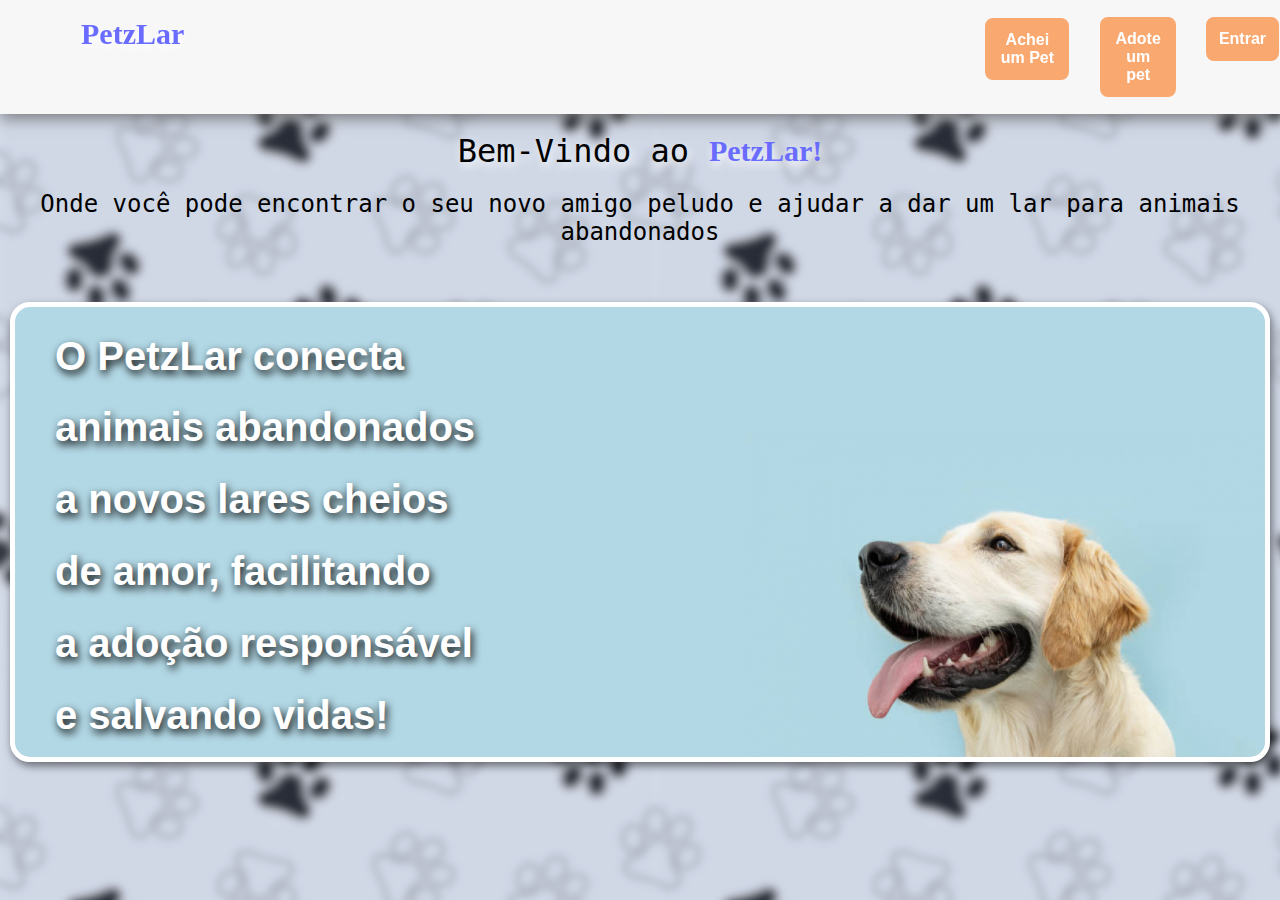
<file: PetzLar/index.html>
<!DOCTYPE html>
<html lang="pt-BR">
<head>
  <meta charset="UTF-8">
  <meta name="viewport" content="width=device-width, initial-scale=1.0">
  <title>PetzLar</title>
  <link rel="stylesheet" href="Styles/styleGeral.css">
  <link rel="stylesheet" href="Styles/styleIndex.css">
  <link rel="stylesheet" href="favicon.ico" type="image/x-icon">
</head>
<body class="index">
  <header>
    <nav>
      <ul>
        <li><a href="index.html" class="logo-link">PetzLar</a></li>
        <li><a href="acheiUmPet.html" class="achado">Achei um Pet</a></li>
        <li><a href="adocao.html" class="adot">Adote um pet</a></li>
        <li><a href="cadastro.html" class="cad">Entrar</a></li>
      </ul>
    </nav>
  </header>

  <br>
  <center>
    <div class="titulo-duplo">
    <h1 class="h1">Bem-Vindo ao</h1> <h1 class="logo-link">PetzLar!</h1>
    </div>
    <h2>Onde você pode encontrar o seu novo amigo peludo e ajudar a dar um lar para animais abandonados</h2>
  </center>

  <br>
  <br>

  <center>
  <div class="box">
    <h1 class="h1box">O PetzLar conecta</h1>
    <h1 class="h1box">animais abandonados</h1>
    <h1 class="h1box">a novos lares cheios</h1>
    <h1 class="h1box">de amor, facilitando </h1>
    <h1 class="h1box">a adoção responsável</h1>
    <h1 class="h1box">e salvando vidas!</h1>
  </div>
  </center>

  <section id="home">
  </section>

  <script src="script.js"></script>
  <script src="script2.js"></script>
</body>
</html>
</file>
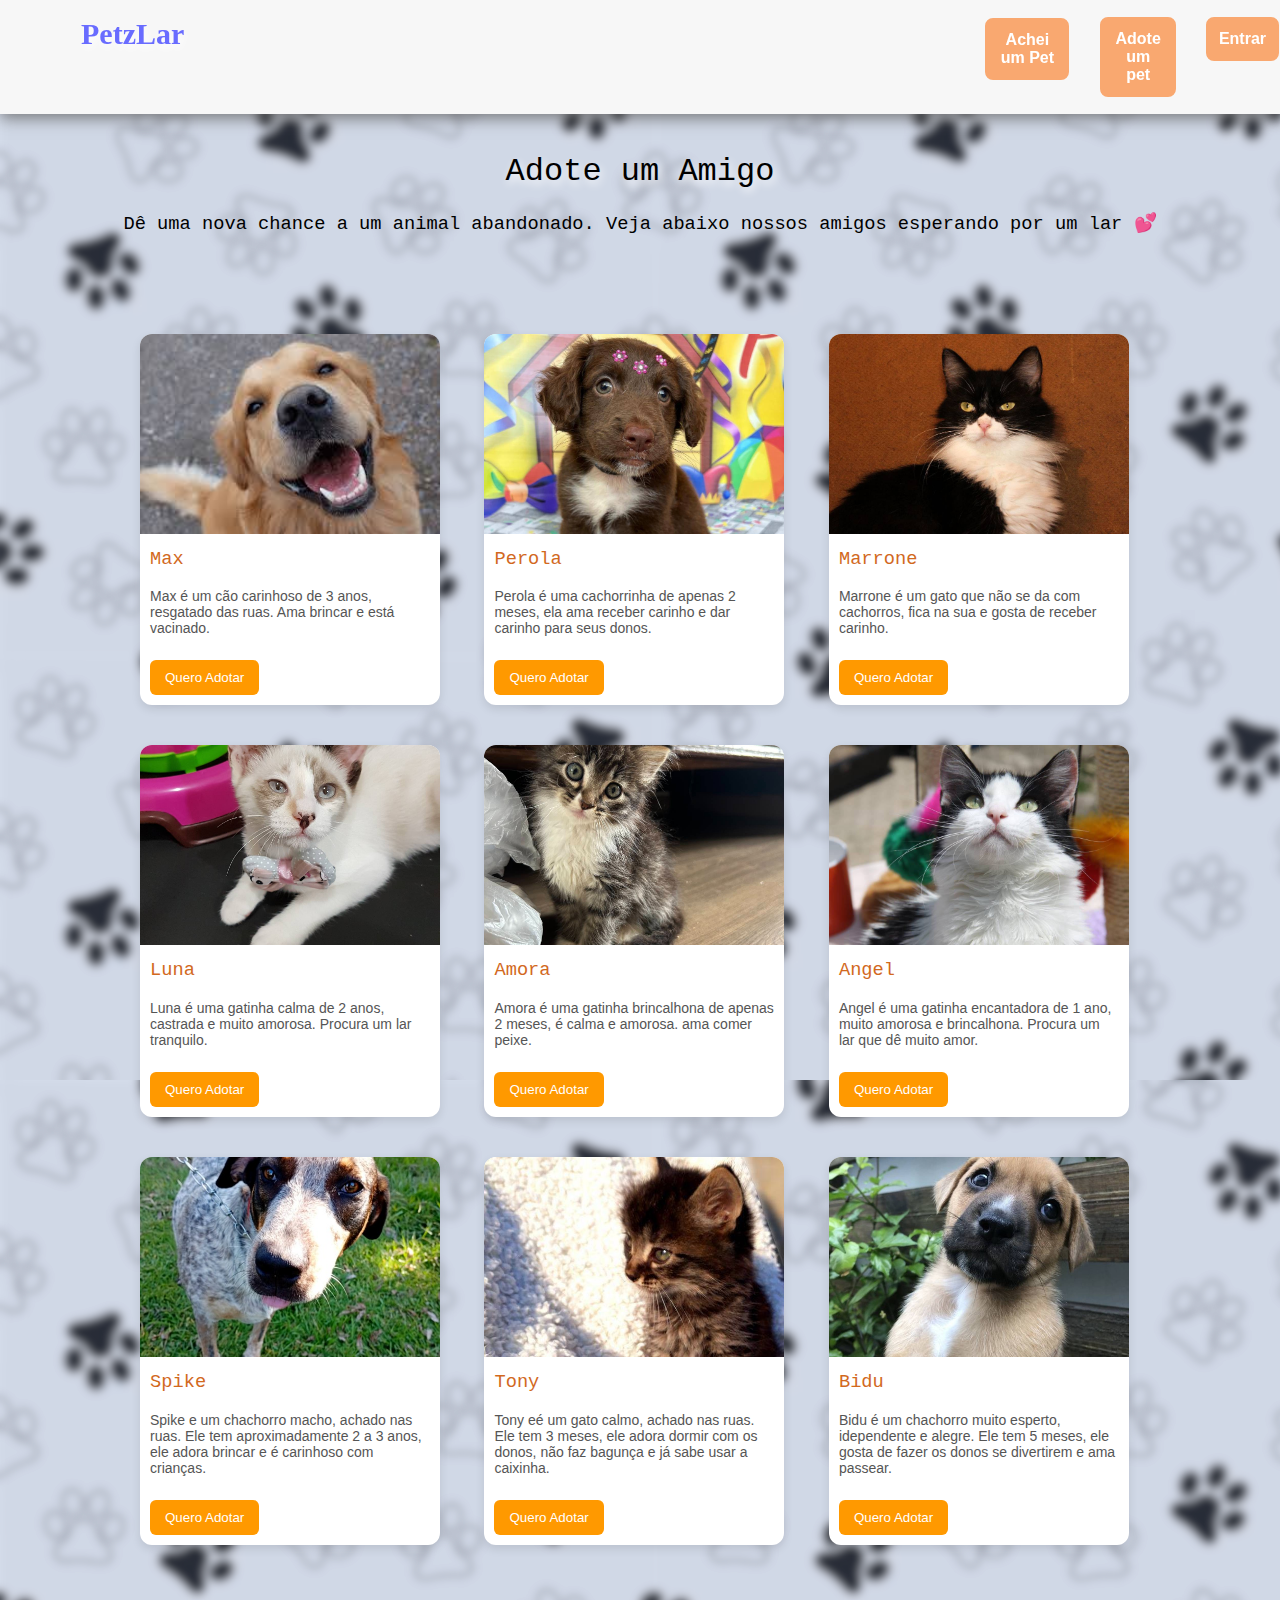
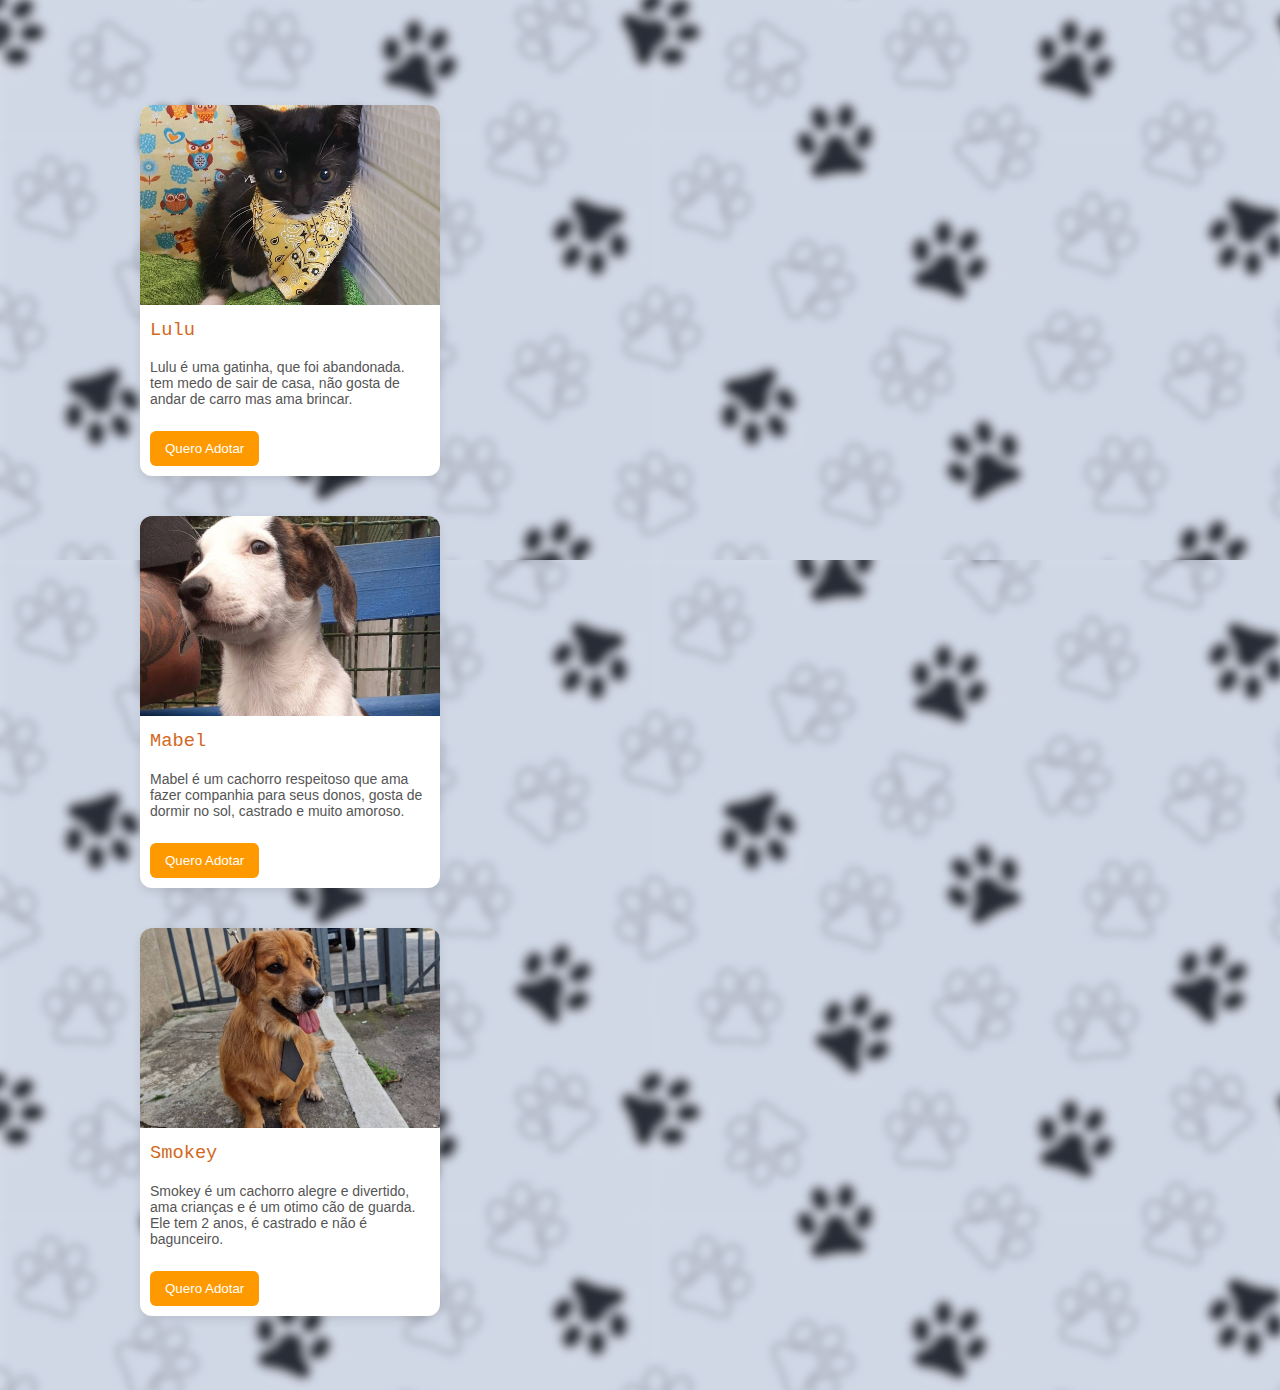
<file: PetzLar/adocao.html>
<!DOCTYPE html>
<html lang="en">
<head>
    <meta charset="UTF-8">
    <meta name="viewport" content="width=device-width, initial-scale=1.0">
    <title>Adotar</title>
    <link rel="stylesheet" href="Styles/styleGeral.css">
    <link rel="stylesheet" href="Styles/styleAdocao.css">
    <link rel="stylesheet" href="favicon.ico" type="image/x-icon">
</head>
<body class="acord">
    <header>
        <nav>
          <ul>
            <li><a href="index.html" class="logo-link">PetzLar</a></li>
            <li><a href="acheiUmPet.html" class="achado">Achei um Pet</a></li>
            <li><a href="adocao.html" class="adot">Adote um pet</a></li>
            <li><a href="cadastro.html" class="cad">Entrar</a></li>
          </ul>
        </nav>
      </header>

  <br>
  <center>
    <h1 class="h1">Adote um Amigo</h1>
    <h3>Dê uma nova chance a um animal abandonado. Veja abaixo nossos amigos esperando por um lar 💕</h3>
  </center>

  <section class="galeria">
  
    <div class="animal">
      <img src="img/cao.jpg" alt="Cachorro para adoção">
      <div class="info">
        <h3>Max</h3>
        <p>Max é um cão carinhoso de 3 anos, resgatado das ruas. Ama brincar e está vacinado.</p>
        <button>Quero Adotar</button>
      </div>
    </div>

    
    <div class="animal">
      <img src="img/11c5cb4b-f4d9-4156-aadc-dda789ef3a04.jpg" alt="Gato para adoção">
      <div class="info">
        <h3>Luna</h3>
        <p>Luna é uma gatinha calma de 2 anos, castrada e muito amorosa. Procura um lar tranquilo.</p>
        <button>Quero Adotar</button>
      </div>
    </div>

    <div class="animal">
      <img src="img/09b990b8-ebeb-4edc-a745-a7531d0b6eba.jpg" alt="Cachorro para adoção">
      <div class="info">
        <h3>Spike</h3>
        <p>Spike e um chachorro macho, achado nas ruas. Ele tem aproximadamente 2 a 3 anos, ele adora brincar e é carinhoso com crianças.</p>
        <button>Quero Adotar</button>
      </div>
    </div>
    
  </section>

  <section class="galeria">
  
    <div class="animal">
      <img src="img/04cbe059-8c4b-464b-9dbd-fe76e98574db.jpg" alt="Cachorro para adoção">
      <div class="info">
        <h3>Perola</h3>
        <p>Perola é uma cachorrinha de apenas 2 meses, ela ama receber carinho e dar carinho para seus donos.</p>
        <button>Quero Adotar</button>
      </div>
    </div>

    
    <div class="animal">
      <img src="img/6e97bba4-4b30-4ca6-8431-8da463c6df5d.jpg" alt="Gato para adoção">
      <div class="info">
        <h3>Amora</h3>
        <p>Amora é uma gatinha brincalhona de apenas 2 meses, é calma e amorosa. ama comer peixe.</p>
        <button>Quero Adotar</button>
      </div>
    </div>

    <div class="animal">
      <img src="img/7b27da9b-4f8f-4c18-8e46-299838c3feb6.jpg" alt="Cachorro para adoção">
      <div class="info">
        <h3>Tony</h3>
        <p>Tony eé um gato calmo, achado nas ruas. Ele tem 3 meses, ele adora dormir com os donos, não faz bagunça e já sabe usar a caixinha.</p>
        <button>Quero Adotar</button>
      </div>
    </div>
    
  </section>

  
  <section class="galeria">
  
    <div class="animal">
      <img src="img/0127769a-4337-4adb-b36e-86b7a0ef1221.jpg" alt="Cachorro para adoção">
      <div class="info">
        <h3>Marrone</h3>
        <p>Marrone é um gato que não se da com cachorros, fica na sua e gosta de receber carinho.</p>
        <button>Quero Adotar</button>
      </div>
    </div>

    
    <div class="animal">
      <img src="img/df6d7eea-69cd-4765-827f-d721afe0c9f0.jpg" alt="Gato para adoção">
      <div class="info">
        <h3>Angel</h3>
        <p>Angel é uma gatinha encantadora de 1 ano, muito amorosa e brincalhona. Procura um lar que dê muito amor.</p>
        <button>Quero Adotar</button>
      </div>
    </div>

    <div class="animal">
      <img src="img/f6e79091-abfe-490b-897b-50d9d9c99405.jpeg" alt="Cachorro para adoção">
      <div class="info">
        <h3>Bidu</h3>
        <p>Bidu é um chachorro muito esperto, idependente e alegre. Ele tem 5 meses, ele gosta de fazer os donos se divertirem e ama passear.</p>
        <button>Quero Adotar</button>
      </div>
    </div>
    
  </section>


  
  <section class="galeria">
  
    <div class="animal">
      <img src="img/7c945ccf-d725-42c4-8c63-07b63beb3b52.jpg" alt="Cachorro para adoção">
      <div class="info">
        <h3>Lulu</h3>
        <p>Lulu é uma gatinha, que foi abandonada. tem medo de sair de casa, não gosta de andar de carro mas ama brincar.</p>
        <button>Quero Adotar</button>
      </div>
    </div>

    
    <div class="animal">
      <img src="img/c5b88052-c425-43ab-a3f9-68e5010e4d45.jpg" alt="Cachorro para adoção">
      <div class="info">
        <h3>Mabel</h3>
        <p>Mabel é um cachorro respeitoso que ama fazer companhia para seus donos, gosta de dormir no sol, castrado e muito amoroso.</p>
        <button>Quero Adotar</button>
      </div>
    </div>

    <div class="animal">
      <img src="img/1a28a52a-5eb6-4e43-9f84-24c6ae9c67ce.jpg" alt="Cachorro para adoção">
      <div class="info">
        <h3>Smokey</h3>
        <p>Smokey é um cachorro alegre e divertido, ama crianças e é um otimo cão de guarda. Ele tem 2 anos, é castrado e não é bagunceiro. </p>
        <button>Quero Adotar</button>
      </div>
    </div>
    
  </section>

  
  <script src="script.js"></script>
  <script src="script2.js"></script>
</body>
</html>
</file>
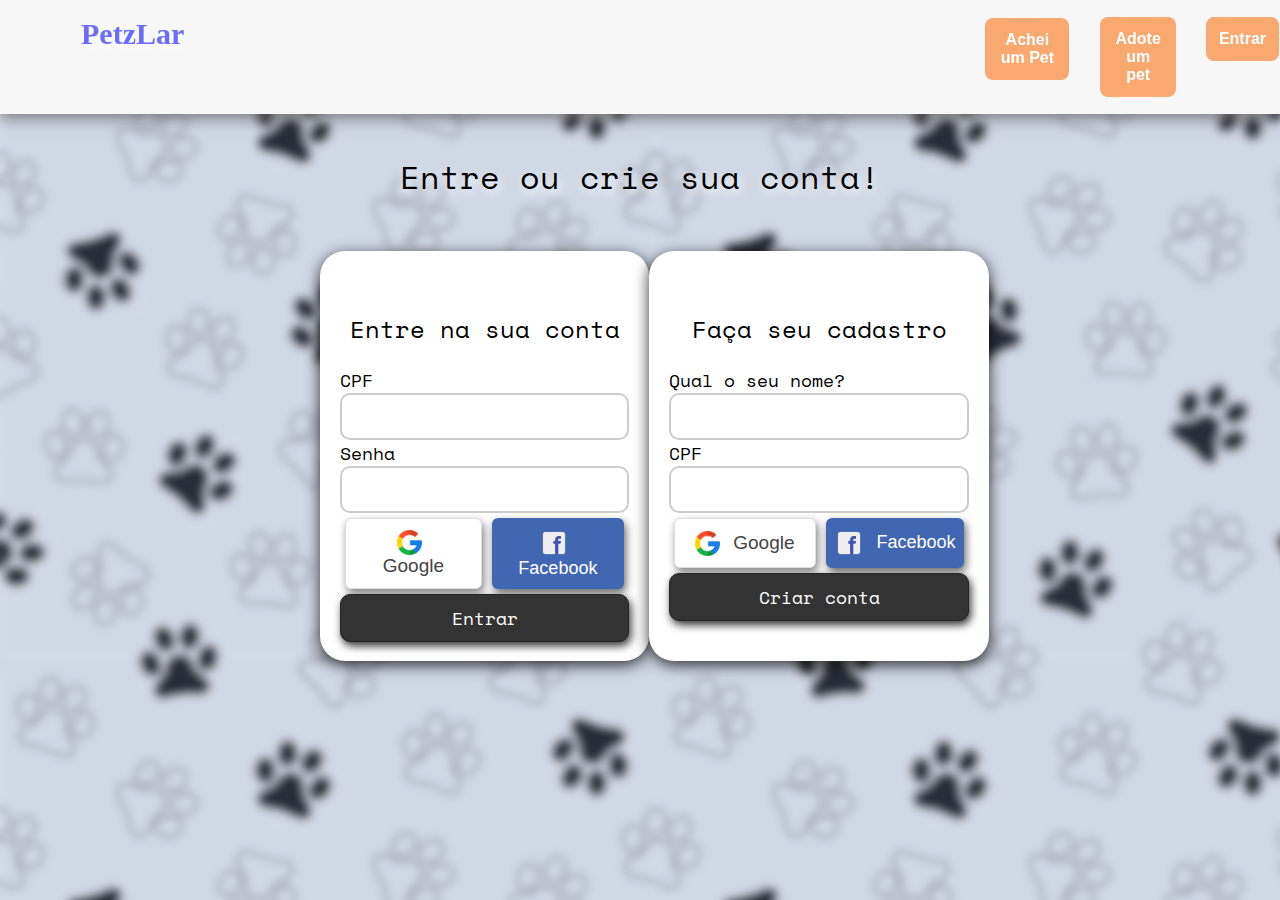
<file: PetzLar/cadastro.html>
<!DOCTYPE html>
<html lang="en">
<head>
    <meta charset="UTF-8">
    <meta name="viewport" content="width=device-width, initial-scale=1.0">
    <title>Adoção Responsável</title>
    <link rel="stylesheet" href="Styles/styleCadastro.css">
    <link rel="stylesheet" href="Styles/styleGeral.css">

    <link href="https://fonts.googleapis.com/css2?family=IBM+Plex+Mono:wght@300&display=swap" rel="stylesheet">
    
    <link href="https://fonts.googleapis.com/css2?family=Space+Mono&display=swap" rel="stylesheet">

</head>

<body class="cadbackground">
    <header>
      <nav>
        <ul>
          <li><a href="index.html" class="logo-link">PetzLar</a></li>
          <li><a href="acheiUmPet.html" class="achado">Achei um Pet</a></li>
          <li><a href="adocao.html" class="adot">Adote um pet</a></li>
          <li><a href="cadastro.html" class="cad">Entrar</a></li>
        </ul>
      </nav>
    </header>

    <br>
    
    <center>
    <h1 class="h1">Entre ou crie sua conta!</h1>
    </center>

    <div class="two-box">

    <div class="form-box">
      <section id="cadastro">
          <center>
              <h2>Entre na sua conta</h2>
          </center>
        <form id="formCadastro">
          <label class="logcad" id="cpf">CPF</label>
          <input type="text" required id="cpf">
          <label class="logcad">Senha</label>
          <input type="password" required>
          <div class="social-login">
              <button class="google-btn">
                <img src="img/google.png" alt="Google logo" width="25" style="vertical-align: middle; margin-right: 8px;">
                Google
              </button>
              <button class="facebook-btn">
                <img src="img/facebook.png" alt="Facebook logo" width="30" style="vertical-align: middle; margin-right: 8px;">
                Facebook
              </button>
          </div>
          <button type="submit" class="submit-btn">Entrar</button>
        </form>
      </section>
    </div>


    <div class="form-box">
      <section id="cadastro">
        
          <center>
              <h2>Faça seu cadastro</h2>
          </center>
   <form id="form">
  <label class="logcad">Qual o seu nome?</label>
  <input type="text" id="nome" name="nome" required>

  <label class="logcad">CPF</label>
  <input type="text" id="cpf" name="cpf" required>

  <div class="social-login">
    <button type="button" class="google-btn">
      <img src="img/google.png" alt="Google logo" width="25" style="vertical-align: middle; margin-right: 8px;">
      Google
    </button>
    <button type="button" class="facebook-btn">
      <img src="img/facebook.png" alt="Facebook logo" width="30" style="vertical-align: middle; margin-right: 8px;">
      Facebook
    </button>
  </div>

  <button  type="submit" class="submit-btn"; onclick="irparapaginacadastro()">Criar conta</button>
</form>


<div class="uli">
<h2 class="h2-lista">Lista de Cadastros</h2>
<ul id="lista-alimentos"></ul>
</div>



 <script src="script2.js"></script>
 <script src="script2.js"></script>
</body>
</html>
</file>
<file: PetzLar/Styles/styleGeral.css>
body 
  {
    font-family: Arial, sans-serif;
    margin: 0;
    padding: 0;
    background-color: #ffffff; /*Fundo da tela*/
    color: #000000; /*Cor das fontes ("Escolha um animal" ou "Cadastro"*/
  }

header 
  {
    background-color: #f7f7f7; /*Muda a fita superior do site*/
    backdrop-filter: blur(5px);
    padding: 1px;
    text-align: center;
    box-shadow: 0 4px 15px rgba(95, 95, 95, 0.8);
    display: flex;
    justify-content: space-around;
  }

nav ul   /*Os títulos da página (home, adoção e cadastro)*/
  {   
    list-style-type: none;
    padding: 0;
    display: flex;
    flex-direction: row;
  }

nav ul li a /*A cor dos títulos o que da 'corpo' para eles*/
  {
    color: #ff6200; 
    text-decoration: none;
    font-weight: bold;
  }

  /* ------------------------------------------------ Botões do header -------------------------------------------- */

.logo-link /*O botão de home*/
  {
    font-size: 30px;
    font-weight: bold;
    color: #696cff;
    text-decoration: none;
    margin-right: 800px;
    margin-left: 80px;
    font-family: Cursive;
    text-shadow: 2px 4px 8px rgb(255, 255, 255);
  }

.achado /*O botão de "Achei um Pet"*/
  {
    display: flex;
    margin: 1px;
    border: 3px solid; 
    border-radius: 8px;
    padding: 10px;
    background-color: #F9A870;
    color: #ffffff;
    border-color: #F9A870;
    transition: transform 0.3s ease;
  }

.achado:hover  /*animação do botão */
  {
    transform: scale(1.1);
  }

.adot /*Botão de adotar um pet*/
  {
    display: flex;
    border: 3px solid; 
    border-radius: 8px;
    padding: 10px;
    background-color: #F9A870;
    color: #ffffff;
    border-color: #F9A870;
    transition: transform 0.3s ease;
    margin-left: 30px;
  }

.adot:hover  /*animação do botão*/
  {
    transform: scale(1.1);
  }

.cad /*Botão de entrar*/
  {
    display: flex;
    justify-content: flex-start;
    border: 3px solid;
    border-radius: 8px;
    padding: 10px;
    background-color: #F9A870;
    color: #ffffff;
    border-color: #F9A870;
    transition: transform 0.3s ease;
    margin-left: 30px;
  }

.cad:hover  /*animação do botão*/
  {
    transform: scale(1.1);
  }

  /* ------------------------------------------------- box ------------------------------------------- */

form /*A distância e a direção dos botões dentro de box*/
  {
    display: flex;
    flex-direction: column;
    gap: 0px;
  }

form input, form button /*Tamanho das abas de digitação*/
  {
    padding: 10px;
    font-size: 20px;
    border-radius: 10px;
  }

  /* ---------------------------------------------- Fontes --------------------------------------------- */

h1 
  {
    font-family: 'Space Mono', monospace;
    font-weight: 300;
    color: #000000;
    text-shadow: 2px 4px 8px rgb(255, 255, 255);
  }

h2
  {
    font-family: 'Space Mono', monospace;
    font-weight: 300;
    color: #000000;
  }

h3
  {
    font-family: 'Space Mono', monospace;
    font-weight: 300;
    color: #000000;
  }
</file>
<file: PetzLar/Styles/styleIndex.css>
.index
  {
    background-image: url(patasBorradas.png);
  }

  /*------------------------------------ Título Principal*/

  .titulo-duplo
{
  display: flex;
  justify-content: center;
  gap: 20px; /* espaçamento entre os h1 */
  align-items: center;
}

.titulo-duplo h1 
{
  margin: 0;
}

  .box
{
  background-image: url(extendedDog.png);
  background-size:1250px;
  padding: 40;
  border-radius: 20px;
  box-shadow: 2px 4px 8px rgba(0, 0, 0, 0.5);
  text-align: left;
  width: 1250px;
  height: 450px;
  border: 5px solid;
  border-color: white;
}
  
  .h1box
{
  color: #ffffff;
  font-family: Arial, sans-serif;;
  font-size: 40px;
  font-weight: 700;
  display: flex;
  justify-content: space-between;
  margin-left: 40px;
  text-shadow: 2px 4px 8px rgba(0, 0, 0, 1.0)
}
</file>
<file: PetzLar/Styles/styleAdocao.css>
.acord
  {
    background-image: url(patasBorradas.png);
  }

section /*O tamanho e a distancia entre as box de animais*/
  {
    padding: 40px 20px;
    max-width: 300px;
    margin: auto;
  }

#listaAnimais
  {
    display: flex;
    flex-wrap: wrap;
    gap: 20px;
    justify-content: center;
  }
  
.animal-card 
  {
    border: 1px solid #000000;
    border-radius: 8px;
    padding: 10px;
    text-align: center;
    width: 150px;
    background-color: #000000;
    box-shadow: 0 2px 5px rgba(0,0,0,0.1);
  }
  
.animal-card img 
  {
    max-width: 100%;
    border-radius: 4px;
  }

.galeria 
  {
    display:inline-block;
    justify-content: center;
    gap: 30px;
    padding: 40px 20px;
    position: relative;
    left:80px;
  }
  
.animal 
  {
    background-color: #fff;
    border-radius: 12px;
    box-shadow: 0 4px 10px rgba(0,0,0,0.1);
    overflow: hidden;
    width: 300px;
    transition: transform 0.3s;
    margin: 40px;
  }
  
.animal:hover 
  {
    transform: scale(1.03);
  }
  
.animal img 
  {
    width: 100%;
    height: 200px;
    object-fit: cover;
   
  }
  
.info 
  {
    padding: 10px;
  }
  
.info h3 
  {
    margin-top: 0;
    color: #d2691e;
  }
  
.info p 
  {
    font-size: 14px;
    color: #555;
  }
  
button 
  {
    background-color: #ff9900;
    border: none;
    padding: 10px 15px;
    color: white;
    border-radius: 6px;
    cursor: pointer;
    margin-top: 10px;
  }
  
footer 
  {
    text-align: center;
    padding: 20px;
    background-color: #ffe5b4;
    font-size: 14px;
    color: #4d3200;
  }

  .galeria
  {
    display: inline block;
    justify-content: center;
  }
</file>
<file: PetzLar/Styles/styleCadastro.css>
.cadbackground /*Imagem de fundo da aba*/
  {
    height: 100vh;
    margin: 0;
    background-image: url(patasBorradas.png);
  }

.two-box /*Junção das duas box*/
  {
    display: flex;
    justify-content: space-between;
    margin: 50px;
    margin-left: 25%;
    margin-right: 25%;
    height: 410px;
  }

.form-box /*Box da tela de cadastro*/
  {
    width: 350px;
    height: 100;
    margin: 0px;
    padding: 0px 0px;
    background-color: #ffffff;
    box-shadow: 0 4px 15px rgba(0, 0, 0, 0.8);
    border-radius: 25px;
    gap: 5px;
    text-align: center;
  }

section /*O tamanho e a distancia entre as abas de cadastro e login*/
  {
    padding: 40px 20px;
    max-width: 300px;
    margin: auto;
  }

  .social-login /*div dos botões Google e Facebook*/
  {
    display: flex;
    justify-content: space-between 1px;
  }

/* ------------------------------------------ Digitação ------------------------------------------ */


.logcad /* Classe das labels*/ 
  {
    display: flex;
    font-family: 'Space Mono', monospace;
    font-weight: 500;
    font-size: large;
  }

input  /*botão de cpf e senha*/
  {
    padding: 10px;
    border: 2px solid #ccc;
    border-radius: 20px;
    outline: none;
  }

/* -------------------------------------------- Botões ------------------------------------------ */

.google-btn /*Botão de logar com Google*/
  {
    background-color: #fff;
    border: 1px solid #ddd;
    color: #444;
    box-shadow: 2px 4px 8px rgba(0, 0, 0, 0.5);
    padding: 10px 20px;
    margin: 5px;
    border-radius: 6px;
    cursor: pointer;
    display: flex;
    font-size: 19px;
    display:flow-root;
    transition: transform 0.3s ease;
  }

.google-btn:hover /*Animação do botão*/
  {
    transform: scale(1.03);
  }
  
.facebook-btn  /*Botão de logar com Facebook*/
  {
    background-color: #4267B2;
    color: white;
    padding: 10px 8px;
    box-shadow: 2px 4px 8px rgba(0, 0, 0, 0.6);
    margin: 5px;
    border: none;
    border-radius: 6px;
    cursor: pointer;
    display: flex;
    font-size: 18px;
    display:list-item;
    transition: transform 0.3s ease;
  }

.facebook-btn:hover  /*Animação do botão*/
  {
    transform: scale(1.03);
  }

.submit-btn /*Botão de entrar*/
  {
    background-color: #333333;
    border: 1px solid #252525;
    color: #fff;
    font-family: 'Space Mono', monospace;
    font-weight: 500;
    font-size: 18px;
    padding: 10px;
    display:flexbox;
    transition: transform 0.3s ease;
    box-shadow: 2px 4px 8px rgba(0, 0, 0, 0.8);
  } 

.submit-btn:hover
  {
    transform: scale(1.01);
  }

  /*------------------------------------------------ Salvamento de cadastro ----------------------------------------------*/

  .uli li{
  border: 2px solid black;
  border-radius: 6px;
  padding: 10px;
  margin: 0%;
  margin-top:20px;
}
.h2-lista{
  margin-top: 0px;
  background-color: #000;
  color: #fff;
  margin-left: 900px;
  width: 270px;
}
</file>
